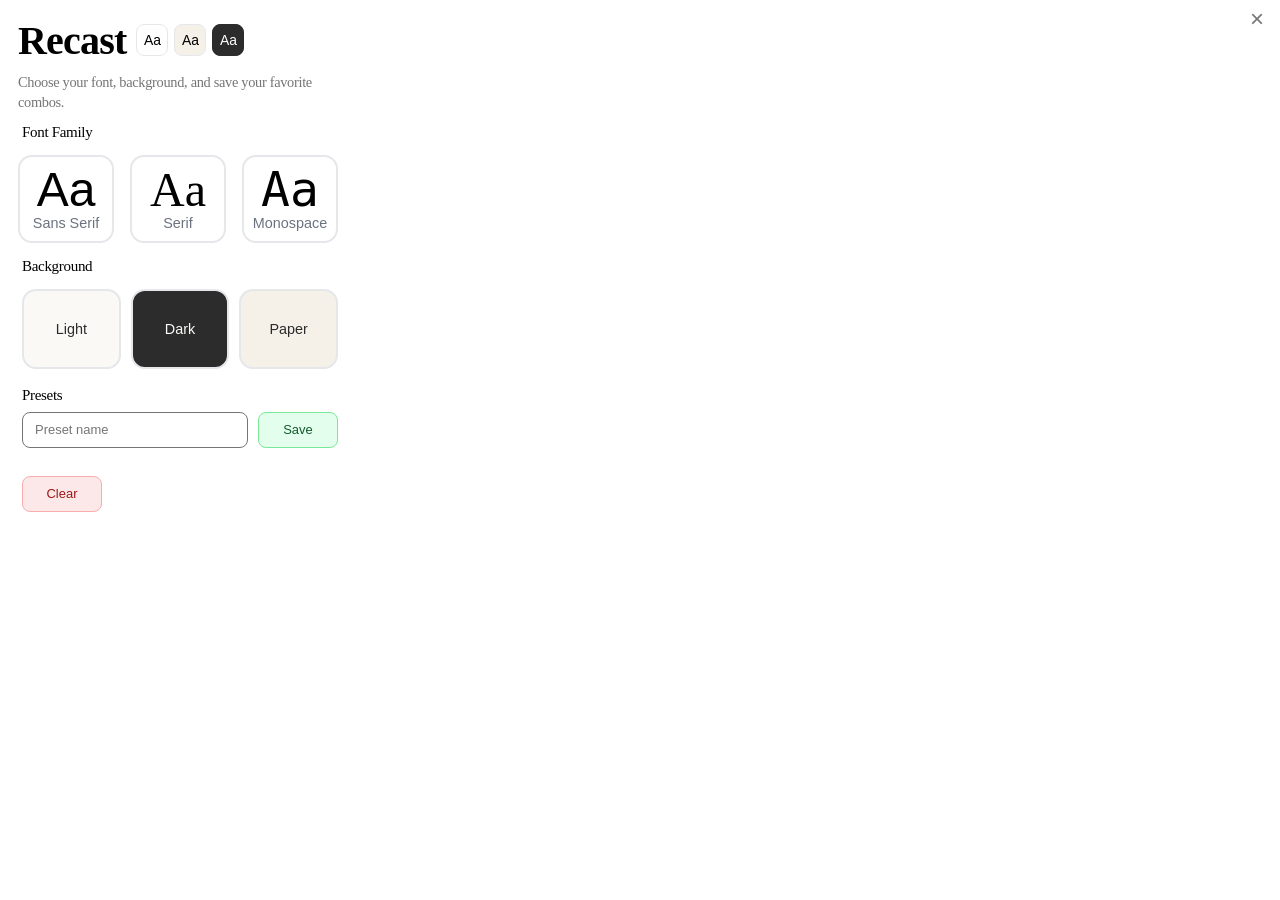
<file: recast/popup.html>
<!DOCTYPE html>
<html lang="en">
	<head>
		<meta charset="UTF-8" />
		<meta http-equiv="X-UA-Compatible" content="IE=edge" />
		<meta name="viewport" content="width=device-width, initial-scale=1.0" />
		<link rel="stylesheet" href="./popup.css" />
	</head>
<body>


<button id="welcome-close">×</button>

<header id="welcome-header">
  <div id="welcome-content">
    <div id="welcome-top">
      <h1>Recast</h1>
      <div class="welcome-previews">
        <button class="preview-btn">Aa</button>
        <button class="preview-btn paper">Aa</button>
        <button class="preview-btn dark">Aa</button>
      </div>
    </div>
    <p id="welcome-desc">Choose your font, background, and save your favorite combos.</p>
  </div>
</header>

	<main>
		<section class="font-section">
			<label>Font Family</label>
			<div class="fonts">
				<button class="font-card" data-font="Sans-serif">
					<span class="font-preview" style="font-family:'Inter', sans-serif;">Aa</span>
					<span class="font-label">Sans Serif</span>
				</button>
				<button class="font-card" data-font="Serif">
					<span class="font-preview" style="font-family: 'Times New Roman', serif;">Aa</span>
					<span class="font-label">Serif</span>
				</button>
				<button class="font-card" data-font="Mono">
					<span class="font-preview" style="font-family: 'Roboto Mono', monospace;">Aa</span>
					<span class="font-label">Monospace</span>
				</button>
			</div>
			<p id="font-description"></p>
		</section>

		<section class="bg-color">
			<label>Background</label>
				<div class="bg-swatches" id="bg-swatches">
					<!-- https://developer.mozilla.org/en-US/docs/Web/HTML/How_to/Use_data_attributes -->
					<!-- needed a way to store the hex color value on each swatch button so applyBackground and savePreset could read it back when clicked -->
					<!-- learned that data-color lets me attach the hex value directly to the element so JavaScript can access it with dataset.color without needing a separate variable, easier shortcut for me -->
					<button class="swatch font-card" data-color="#FAF9F6" style="background:#FAF9F6;" title="Light">
						<span class="font-label" style="color: #2c2c2c;">Light</span>
					</button>
					<button class="swatch font-card" data-color="#2c2c2c" style="background:#2c2c2c;" title="Dark">
						<span class="font-label" style="color: #FAF9F6;">Dark</span>
					</button>
					<button class="swatch font-card" data-color="#F5F0E8" style="background:#F5F0E8;" title="Paper">
						<span class="font-label" style="color: #2c2c2c;">Paper</span>
					</button>
				</div>
				<p id="bg-description"></p>
		</section>

			<section class="preset-section">
				<p class="preset-title">Presets</p>
				<form class="preset-form"> 
					<!-- taken and changed from forms-params-storage tutorial -->
					<!-- https://github.com/typography-interaction-2526/forms-params-storage -->
					<!-- Different types can control what is allowed: https://developer.mozilla.org/en-US/docs/Web/HTML/Element/input -->
					<input id="pre" name="preset" placeholder="Preset name" required type="text">
					<!-- https://developer.mozilla.org/en-US/docs/Web/HTML/Reference/Elements/input/submit -->
					<!-- based on michaels feedback using input for user text entry and submit for handling save action -->
					<button type="submit">Save</button>
				</form>
				<ul id="preset-list"></ul>
			</section>

			<button id="resetBtn">Clear</button>
		</main>

			<script src="script.js"></script>
			<script src="background.js"></script>
			<script src="presets.js"></script>

</body>
</html>
</file>
<file: recast/popup.css>
:root {
  --font: "Inter", sans-serif;
  --color-text: #000;
  --color-muted: #757575;
  --color-border: #E5E7EB;
  --color-dark: #2c2c2c;
  --radius-card: 14px;
  --radius-btn: 8px;
}

body {
  width: 20rem;
  padding-inline: 0.625rem;
  padding-block-end: 1.25rem;
  border-radius: 12px;
  overflow: hidden;
}

h1, h2, h3, p {
  font-family: var(--font-main);
  color: var(--color-text);
  font-style: normal;
  line-height: normal;
}

h1 {
  font-size: 2.5rem;
  font-weight: 700;
  letter-spacing: -0.05rem;
}

h2 {
  font-size: 0.93rem;
  font-weight: 400;
  letter-spacing: -0.02rem;
  padding-block-end: 0.31rem;
}

h3 {
  color: var(--color-muted);
  font-size: 0.56rem;
  font-weight: 600;
  letter-spacing: 0.016rem;
  padding-block-start: 0.625rem;
}

p {
  font-size: 0.812rem;
  font-weight: 400;
  letter-spacing: -0.02rem;
}

ul {
  list-style-type: none;
}

h3,
p {
  margin: 0;
}

label {
  display: block;
  margin-block-end: 0.85rem;
  padding-inline-start: 0.25rem;
  color: black;
  font-size: 0.94rem;
  font-weight: 500;
  letter-spacing: -0.02rem;
}

#font-description,
#bg-description {
  color: var(--color-muted);
  font-size: 0.81rem;
}

#font-description {
  padding-block-start: 0.94rem;
}

#font-description:empty {
    display: none;
}

#bg-description {
  padding-block-start: 0.94rem;
}

#bg-description:empty {
    display: none;
}

.font-section {
  padding-block-end: 0.95rem;
}

.fonts {
  display: flex;
  flex-direction: row;
  gap: 1rem;
}

.font-card {
  display: flex;
  flex: 1;
  flex-direction: column;
  align-items: center;
  justify-content: center;
  gap: 0.5rem;
  border-radius: var(--radius-card);
  border: 0.13rem solid var(--color-border);
  background: white;
  cursor: pointer;
  padding-block: 0.63rem;
}

.font-preview {
  padding-block-start: 0.31rem;
  font-size: 3rem;
  font-weight: 500;
  line-height: 2.19rem;
}

.font-label {
  font-size: 0.9rem;
  color: #6B7280;
}

.swatch.font-card {
  width: 6.25rem;
  height: 5rem;
  border-radius: var(--radius-card);
}

.font-section .font-card.active {
  border: 0.13rem solid var(--color-text);
}

.bg-swatches {
  display: flex;
  gap: 0.63rem;
  padding-inline-start: 0.25rem;
}

#bg-swatches .swatch.active {
  border: 0.13rem solid var(--color-text);
}

#bg-swatches .dark-swatch.active {
  border: 0.13rem solid var(--color-dark);
  outline: 0.13rem solid #fff;
  outline-offset: 0.13rem;
}

.preset-section {
  margin-block-start: 1.13rem;
}

.preset-title {
  font-size: 0.94rem;
  font-weight: 500;
  color: var(--color-text);
  margin-block: 0.5rem;
  margin-inline-start: 0.25rem;
}

.preset-form {
  display: flex;
  gap: 0.63rem;
  padding-inline-start: 0.25rem;
  align-items: stretch;
}

.preset-form input {
  flex: 1;
  min-width: 0;
  padding-block: 0.5rem;
  padding-inline: 0.75rem;
  border: 0.06rem solid var(--color-muted);
  border-radius: var(--radius-btn);
  font-size: 0.81rem;
  height: 2.25rem;
  box-sizing: border-box;
}

#preset-list {
  width: 100%;
  padding-inline-start: 0.25rem;
}

#preset-list li {
  display: flex;
  align-items: center;
  justify-content: space-between;
  padding-block: 0.63rem;
  padding-inline-start: 0.75rem;
  padding-inline-end: 0.5rem;
  font-size: 0.94rem;
  border-radius: 0.63rem;
  box-sizing: border-box;
  overflow: hidden;
  margin-block: 0.5rem;
}

/* buttons don't inherit text color from their parent by default due to browser default styles */
/* https://developer.mozilla.org/en-US/docs/Web/CSS/inherit */
/* I learned that color, inherit passes the color down from the li so the delete button matches whether the preset is light or dark without me having to set it twice */
#preset-list button {
  width: 4.25rem;
  height: auto;
  font-size: 0.81rem;
  padding-block: 0.38rem;
  padding-inline: 0.56rem;
  color: inherit;
  flex-shrink: 0;
  box-sizing: border-box;
  border-radius: var(--radius-btn);
  cursor: pointer;
  background: rgba(190, 190, 190, 0.222);
  border: 0.03rem solid rgba(128, 128, 128, 0.25);
}

.preset-form button,
#resetBtn {
  width: 5rem;
  height: 2.25rem;
  box-sizing: border-box;
  border: 0.06rem solid #bfc3c9;
  border-radius: var(--radius-btn);
  background: #f7f7f7;
  font-size: 0.81rem;
  cursor: pointer;
  flex-shrink: 0;
}

.preset-form button {
  background: #e4feed;
  border-color: #79e999;
  color: #14592e;
}

#resetBtn {
  background: #fce8e8;
  border-color: #faadad;
  color: #9d1818;
  margin-block-start: 0.75rem;
  margin-inline-start: 0.25rem;
}

#welcome-header {
    margin-block-end: 0.75rem;
}

#welcome-top {
  display: flex;
  align-items: center;
  gap: 0.625rem;
  height: 4rem;
}

#welcome-close {
  margin-inline-start: auto;
  background: none;
  border: none;
  font-size: 1.5rem;
  line-height: 1rem;
  cursor: pointer;
  color: var(--color-muted);
}

#welcome-desc {
  margin-block-end: 0.75rem;
  color: var(--color-muted);
  font-size: 0.9rem;
  line-height: 1.25rem;
}

.welcome-previews {
  display: flex;
  gap: 0.375rem;
}

.preview-btn {
  width: 2rem;
  height: 2rem;
  border-radius: 8px;
  border: 1px solid var(--color-border);
  background: white;
  font-size: 0.87rem;
  cursor: pointer;
}

.preview-btn.paper { 
  background: #F5F0E8; 
}

.preview-btn.dark  { 
  background: #2c2c2c; 
  color: white;
  border-color: #2c2c2c; 
}


#welcome-header {
  position: relative;
}

#welcome-close {
  position: absolute;
  top: 10px;
  right: 10px;
  z-index: 9999;
  background: none;
  border: none;
  cursor: pointer;
}
</file>
